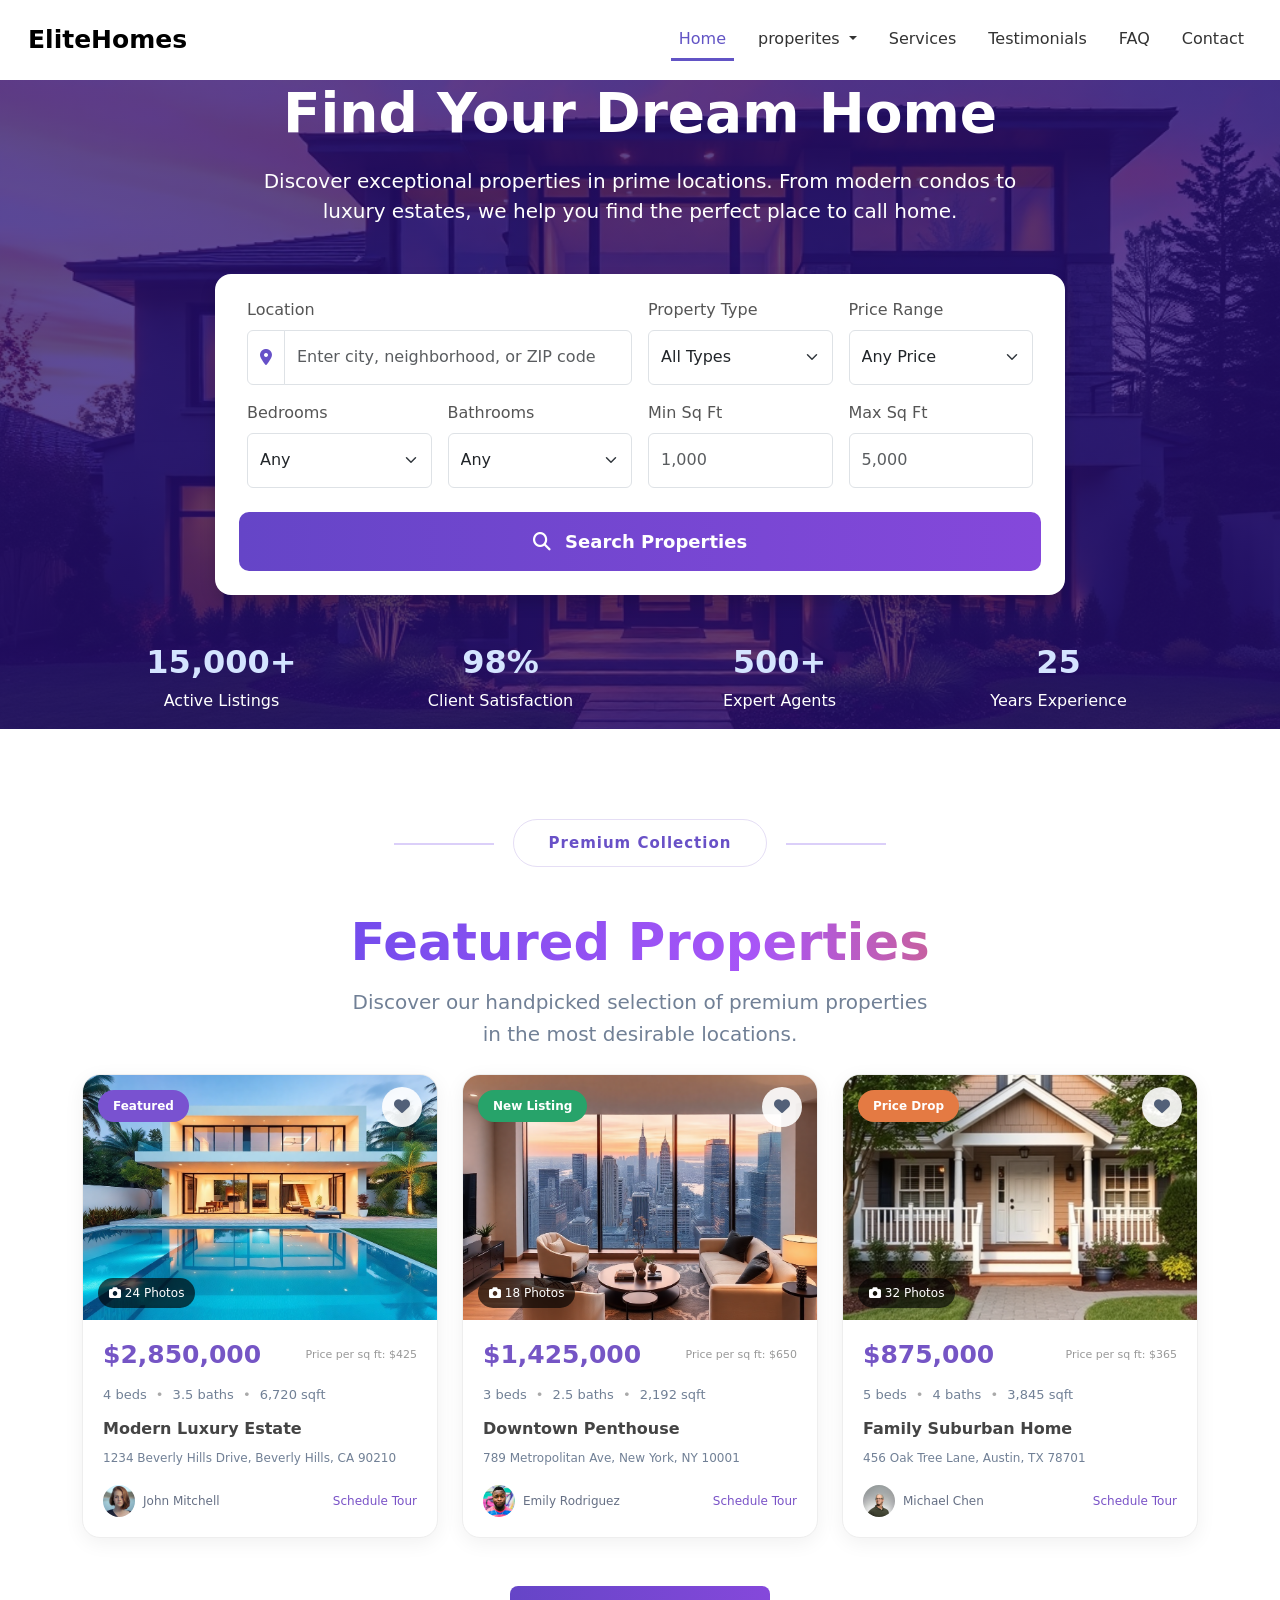
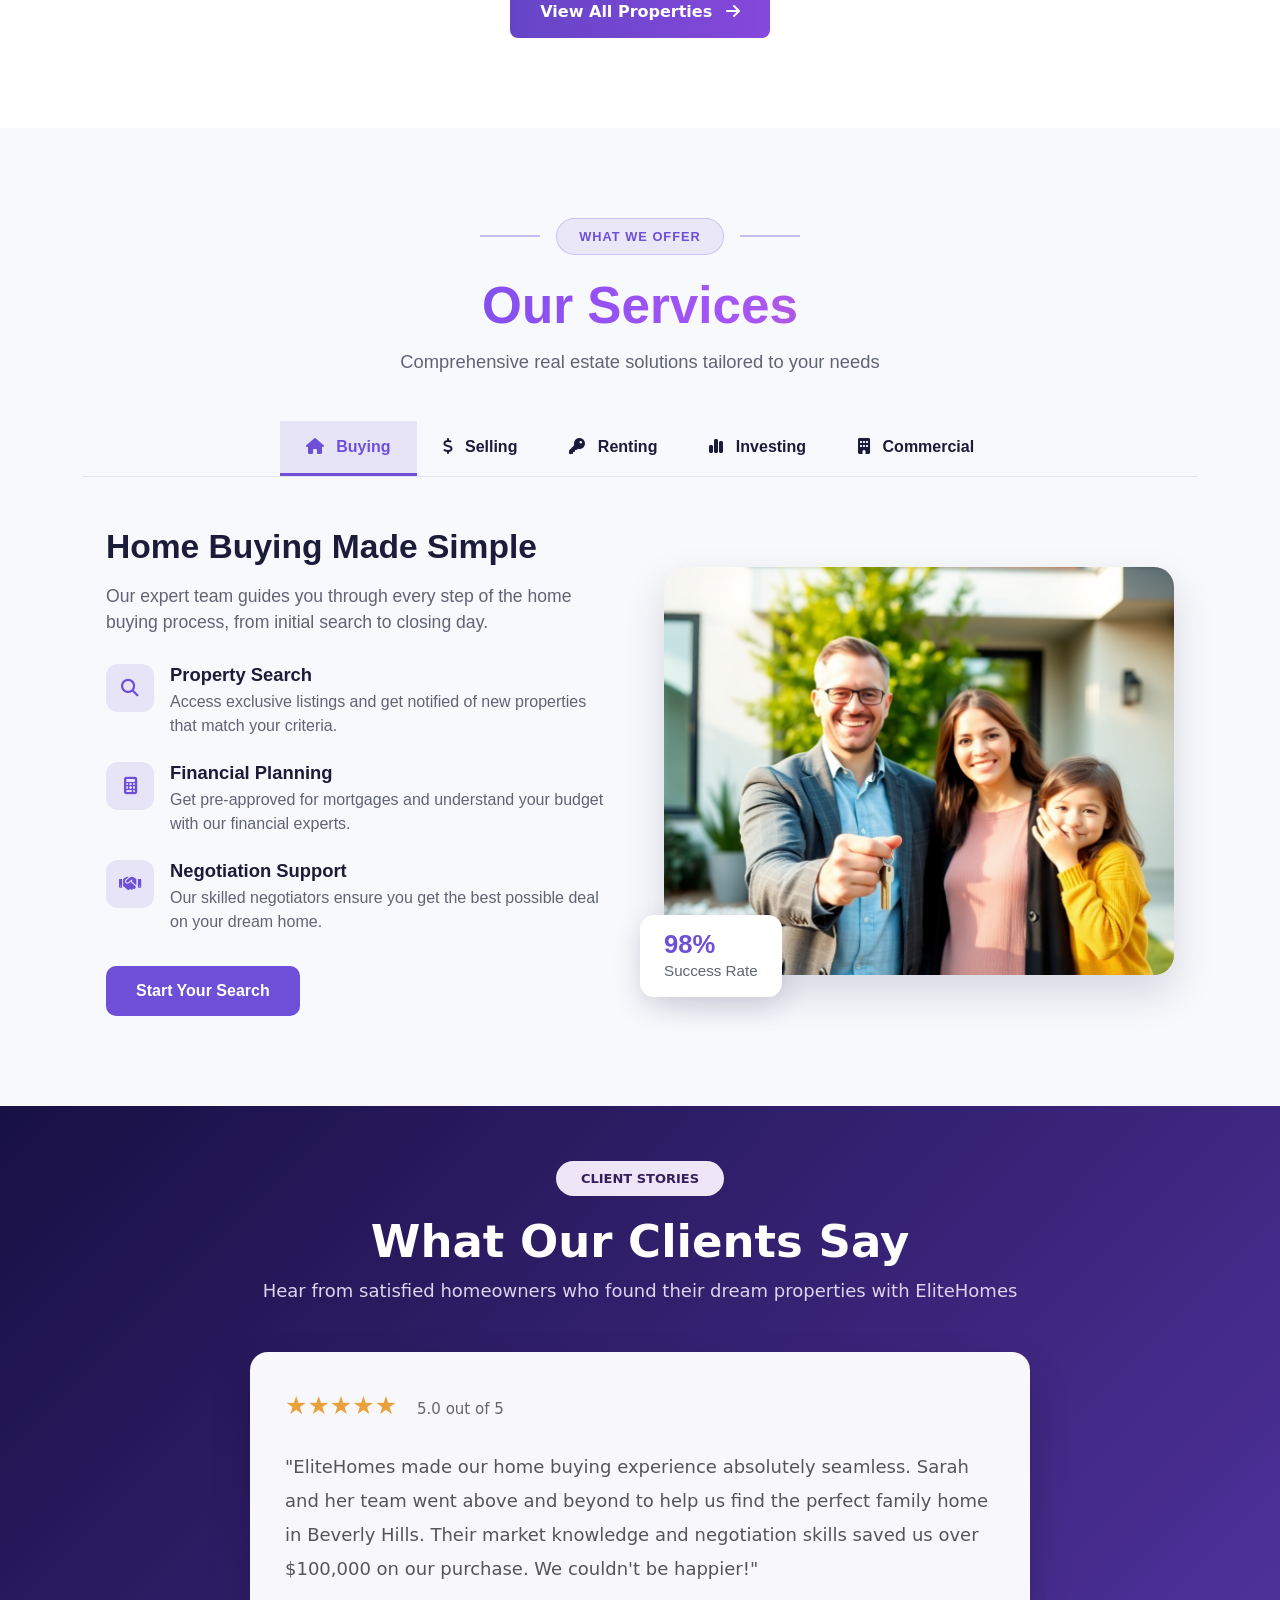
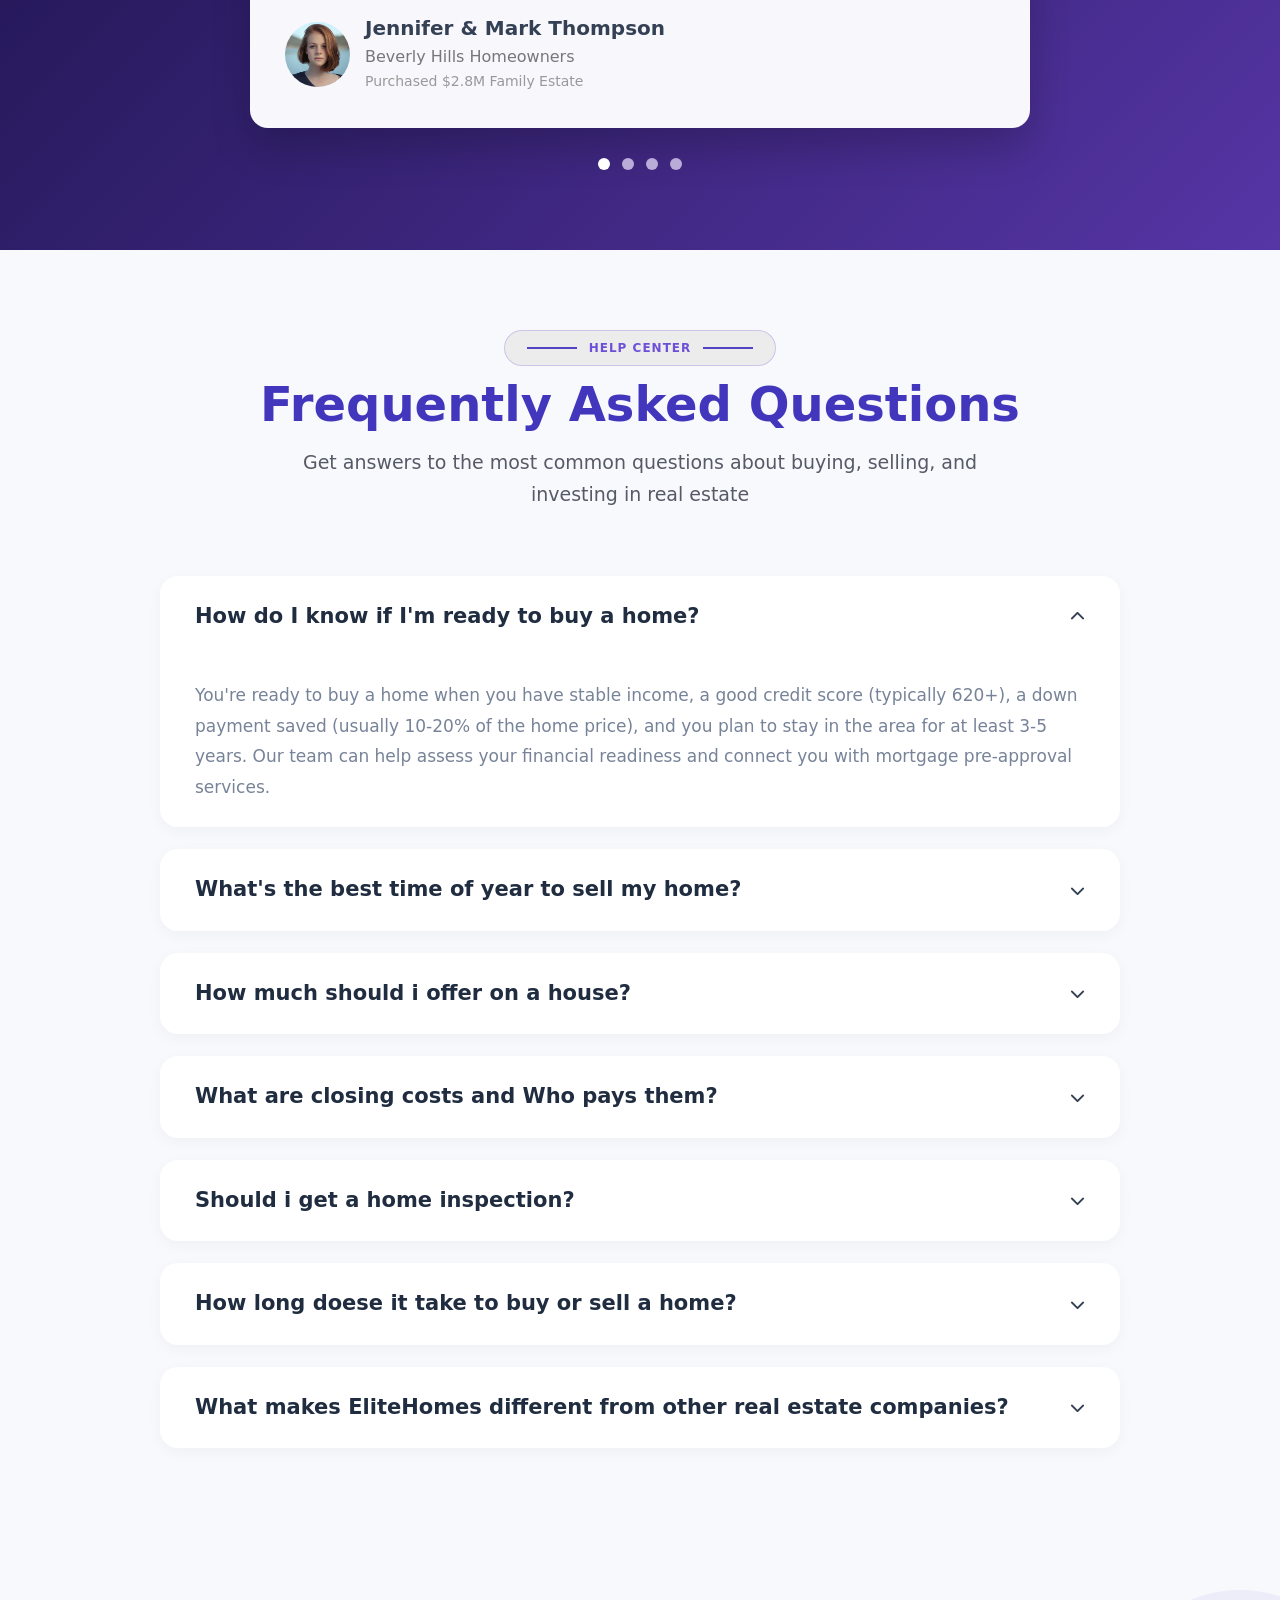
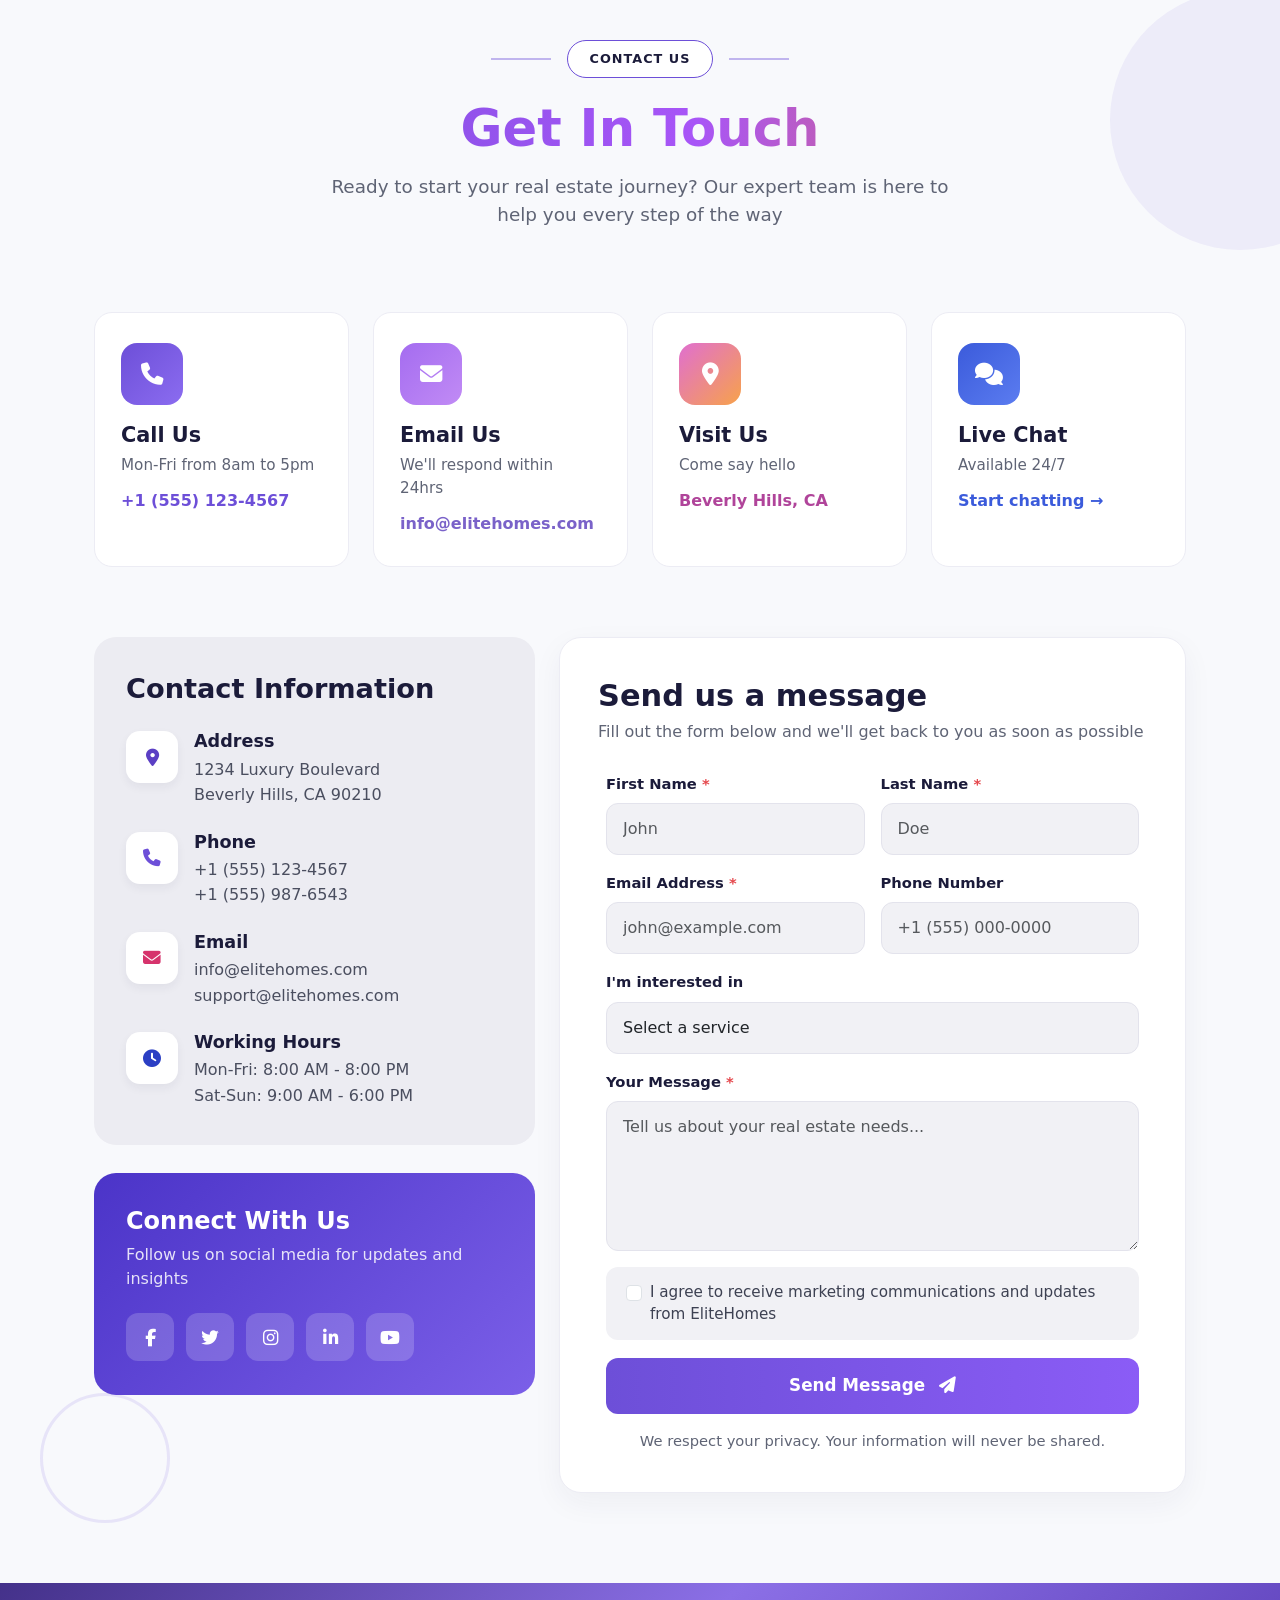
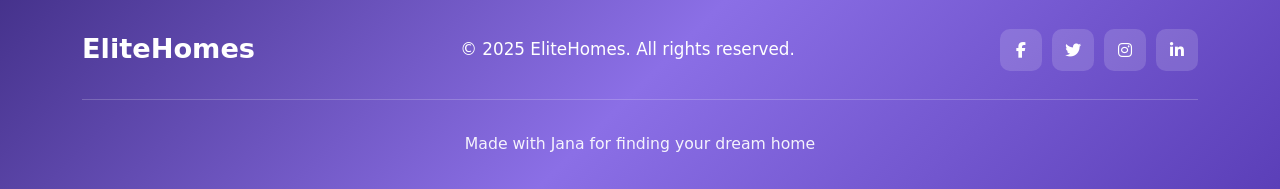
<file: index.html>
<!DOCTYPE html>
<html lang="en">
<head>
    <meta charset="UTF-8">
    <meta name="viewport" content="width=device-width, initial-scale=1.0">
    <title>EliteHomes-Your Dream Homes Awits</title>
    <link rel="stylesheet" href="./css/bootstrap.min.css">
    <link rel="stylesheet" href="./css/main.css">
    <link rel="shortcut icon" href="./image/woopicx.com-7e6c2408-009c-4514-93c7-e8f5c9764da5-preview.png" type="image">
    <link rel="stylesheet" href="https://cdnjs.cloudflare.com/ajax/libs/font-awesome/6.7.2/css/all.min.css">
  </head>
<body>
  
    <!--navbar-->
    

<nav class="navbar navbar-expand-lg bg-white px-3 py-3">
  <div class="container-fluid" >
    <a class="navbar-brand" href="#">EliteHomes</a>
    <button class="navbar-toggler" type="button" data-bs-toggle="collapse" data-bs-target="#navbarNavDropdown" aria-controls="navbarNavDropdown" aria-expanded="false" aria-label="Toggle navigation">
      <span class="navbar-toggler-icon"></span>
    </button>
    <div class="collapse navbar-collapse" id="navbarNavDropdown">
      <ul class="navbar-nav ms-auto  gap-3">
        <li class="nav-item ">
          <a class="nav-link active" aria-current="page" href="#home">Home</a>
        
        </li>
        <li class="nav-item dropdown">
          <a class="nav-link dropdown-toggle" href="#properites" role="button" data-bs-toggle="dropdown" aria-expanded="false">
            properites
          </a>
          <ul class="dropdown-menu">
            <li><a class="dropdown-item" href="#Action">Action</a></li>
            <li><a class="dropdown-item" href="#Another action">Another action</a></li>
            <li><a class="dropdown-item" href="#Something else here">Something else here</a></li>
          </ul>
        </li>
        <li class="nav-item">
          <a class="nav-link" href="#Services">Services</a>
        </li>
        <li class="nav-item">
          <a class="nav-link" href="#Testimonials">Testimonials</a>
        </li>
        <li class="nav-item">
          <a class="nav-link" href="#FAQ">FAQ</a>
        </li>
        <li class="nav-item">
          <a class="nav-link" href="#Contact">Contact</a>
        </li>
    
          
      </ul>
    </div>
  </div>
</nav>

<!--header-->


<section class="hero" id="home">

    <div class="container text-center text-white">

        <!-- Title -->
        <h1 class="display-3 fw-bold">
            Find Your Dream Home
        </h1>

        <p class=" lead mb-5">
            Discover exceptional properties in prime locations.
            From modern condos to <br> luxury estates, we help you
            find the perfect place to call home.
        </p>

        <!-- Search Form -->
        <div class="search-card p-4 rounded-4 shadow">

            <div class="row g-3 text-start">

                <!-- Location -->
                <div class="col-md-6">
                    <label class="form-label">Location</label>
                    <div class="input-group">
                        <span class="input-group-text">
                            <i class="fa-solid fa-location-dot"></i>
                        </span>
                        <input type="text" class="form-control"
                        placeholder="Enter city, neighborhood, or ZIP code">
                    </div>
                </div>

                <!-- Property Type -->
                <div class="col-md-3">
                    <label class="form-label">Property Type</label>
                    <select class="form-select">
                        <option>All Types</option>
                        <option>Apartment</option>
                        <option>Villa</option>
                    </select>
                </div>

                <!-- Price -->
                <div class="col-md-3">
                    <label class="form-label">Price Range</label>
                    <select class="form-select">
                        <option>Any Price</option>
                        <option>100,000 - 500,000</option>
                        <option>500,000 - 1,000,000</option>
                    </select>
                </div>

                <!-- Bedrooms -->
                <div class="col-md-3">
                    <label class="form-label">Bedrooms</label>
                    <select class="form-select">
                        <option>Any</option>
                        <option>1</option>
                        <option>2</option>
                        <option>3</option>
                    </select>
                </div>

                <!-- Bathrooms -->
                <div class="col-md-3">
                    <label class="form-label">Bathrooms</label>
                    <select class="form-select">
                        <option>Any</option>
                        <option>1</option>
                        <option>2</option>
                        <option>3</option>
                    </select>
                </div>

                <!-- Min Sq Ft -->
                <div class="col-md-3">
                    <label class="form-label">Min Sq Ft</label>
                    <input type="number" class="form-control"
                    placeholder="1,000">
                </div>

                <!-- Max Sq Ft -->
                <div class="col-md-3">
                    <label class="form-label">Max Sq Ft</label>
                    <input type="number" class="form-control"
                    placeholder="5,000">
                </div>

            </div>

            <!-- Search Button -->
            <button class="btn search-btn w-100 mt-4 p-3 text-white fw-bold">
                <i class="fa-solid fa-magnifying-glass me-2"></i>
                Search Properties
            </button>

        </div>

        <!-- Statistics -->
        <div class="row mt-5">

            <div class="col-6 col-md-3">
                <h2 class="fw-bold">15,000+</h2>
                <p>Active Listings</p>
            </div>

            <div class="col-6 col-md-3">
                <h2 class="fw-bold">98%</h2>
                <p>Client Satisfaction</p>
            </div>

            <div class="col-6 col-md-3">
                <h2 class="fw-bold">500+</h2>
                <p>Expert Agents</p>
            </div>

            <div class="col-6 col-md-3">
                <h2 class="fw-bold">25</h2>
                <p>Years Experience</p>
            </div>

        </div>

    </div>
</section>


<section class="properties py-5" id="properties">

    <div class="container px-0">

        <!-- Section Heading -->
        <div class="text-center mb-4">

            <span class="section-label">
                Premium Collection
            </span>

            <h2 class="section-title ">
                Featured Properties
            </h2>

            <p class="section-description">
                Discover our handpicked selection of premium properties
                <br>
                in the most desirable locations.
            </p>

        </div>

        <!-- Properties Cards -->
        <div class="row g-4">

    <!-- Property 1 -->
    <div class="col-lg-4 col-md-6">
        <div class="property-card">

            <div class="property-image">
                <img src="./image/featured-properties-img-1.png"Luxury Estate">

                <span class="property-badge featured">
                    Featured
                </span>

                <button class="favorite-btn">
                    <i class="fa-solid fa-heart"></i>
                </button>

                <span class="photo-count">
                    <i class="fa-solid fa-camera"></i>
                    24 Photos
                </span>
            </div>

            <div class="property-info">

                <div class="price-row">
                    <h3>$2,850,000</h3>
                    <span>Price per sq ft: $425</span>
                </div>

                <p class="property-details">
                    4 beds <span>•</span>
                    3.5 baths <span>•</span>
                    6,720 sqft
                </p>

                <h4>Modern Luxury Estate</h4>

                <p class="property-address">
                    1234 Beverly Hills Drive, Beverly Hills, CA 90210
                </p>

                <div class="agent-info">
                    <div class="agent">
                        <img src="./image/avatar-1.jpg" alt="John Mitchell">
                        <span>John Mitchell</span>
                    </div>

                    <a href="#" class="details-link">
                        Schedule Tour
                    </a>
                </div>

            </div>
        </div>
    </div>


    <!-- Property 2 -->
    <div class="col-lg-4 col-md-6">
        <div class="property-card">

            <div class="property-image">
                <img src="./image/featured-properties-img-2.png" alt="Downtown Penthouse">

                <span class="property-badge new-listing">
                    New Listing
                </span>

                <button class="favorite-btn">
                    <i class="fa-solid fa-heart"></i>
                </button>

                <span class="photo-count">
                    <i class="fa-solid fa-camera"></i>
                    18 Photos
                </span>
            </div>

            <div class="property-info">

                <div class="price-row">
                    <h3>$1,425,000</h3>
                    <span>Price per sq ft: $650</span>
                </div>

                <p class="property-details">
                    3 beds <span>•</span>
                    2.5 baths <span>•</span>
                    2,192 sqft
                </p>

                <h4>Downtown Penthouse</h4>

                <p class="property-address">
                    789 Metropolitan Ave, New York, NY 10001
                </p>

                <div class="agent-info">
                    <div class="agent">
                        <img src="./image/avatar-2.jpg" alt="Emily Rodriguez">
                        <span>Emily Rodriguez</span>
                    </div>

                    <a href="#" class="details-link">
                        Schedule Tour
                    </a>
                </div>

            </div>
        </div>
    </div>


    <!-- Property 3 -->
    <div class="col-lg-4 col-md-6">
        <div class="property-card">

            <div class="property-image">
                <img src="./image/featured-properties-img-3.png" alt="Family Suburban Home">

                <span class="property-badge price-drop">
                    Price Drop
                </span>

                <button class="favorite-btn">
                    <i class="fa-solid fa-heart"></i>
                </button>

                <span class="photo-count">
                    <i class="fa-solid fa-camera"></i>
                    32 Photos
                </span>
            </div>

            <div class="property-info">

                <div class="price-row">
                    <h3>$875,000</h3>
                    <span>Price per sq ft: $365</span>
                </div>

                <p class="property-details">
                    5 beds <span>•</span>
                    4 baths <span>•</span>
                    3,845 sqft
                </p>

                <h4>Family Suburban Home</h4>

                <p class="property-address">
                    456 Oak Tree Lane, Austin, TX 78701
                </p>

                <div class="agent-info">
                    <div class="agent">
                        <img src="./image/avatar-3.jpg" alt="Michael Chen">
                        <span>Michael Chen</span>
                    </div>

                    <a href="#" class="details-link">
                        Schedule Tour
                    </a>
                </div>

            </div>
        </div>
    </div>

</div>

<!-- View All Button -->
<div class="text-center mt-5">
    <button class="view-all-btn">
        View All Properties
        <i class="fa-solid fa-arrow-right ms-2"></i>
      
    </button>

</div>
</div>
</section>








<section class="services" id="services">
  <div class="container">

    <!-- Section Heading -->
    <div class="text-center">
      <div class="badge-wrap">
        <span class="section-badge">WHAT WE OFFER</span>
      </div>

      <h2 class="section-title">Our Services</h2>

      <p class="section-sub">
        Comprehensive real estate solutions tailored to your needs
      </p>
    </div>

    <div class="tabs-wrapper">

      <!-- Tabs Radio -->
      <input class="tab-radio" type="radio" name="services-tab" id="t-buying" checked>
      <input class="tab-radio" type="radio" name="services-tab" id="t-selling">
      <input class="tab-radio" type="radio" name="services-tab" id="t-renting">
      <input class="tab-radio" type="radio" name="services-tab" id="t-investing">
      <input class="tab-radio" type="radio" name="services-tab" id="t-commercial">

      <!-- Tabs Navigation -->
      <ul class="service-tabs">
        <li>
          <label for="t-buying">
            <i class="fa-solid fa-house"></i> Buying
          </label>
        </li>

        <li>
          <label for="t-selling">
            <i class="fa-solid fa-dollar-sign"></i> Selling
          </label>
        </li>

        <li>
          <label for="t-renting">
            <i class="fa-solid fa-key"></i> Renting
          </label>
        </li>

        <li>
          <label for="t-investing">
            <i class="fa-solid fa-chart-simple"></i> Investing
          </label>
        </li>

        <li>
          <label for="t-commercial">
            <i class="fa-solid fa-building"></i> Commercial
          </label>
        </li>
      </ul>

      <!-- Tabs Content -->
      <div class="tab-content">

        <!-- BUYING -->
        <div class="tab-pane pane-buying" id="buying">
          <div class="row align-items-center g-5">

            <div class="col-lg-6">
              <h3 class="pane-title">Home Buying Made Simple</h3>

              <p class="pane-text">
                Our expert team guides you through every step of the home buying process, from initial search to closing day.
              </p>

              <div class="feature">
                <div class="feature-icon">
                  <i class="fa-solid fa-magnifying-glass"></i>
                </div>
                <div>
                  <h5>Property Search</h5>
                  <p>Access exclusive listings and get notified of new properties that match your criteria.</p>
                </div>
              </div>

              <div class="feature">
                <div class="feature-icon">
                  <i class="fa-solid fa-calculator"></i>
                </div>
                <div>
                  <h5>Financial Planning</h5>
                  <p>Get pre-approved for mortgages and understand your budget with our financial experts.</p>
                </div>
              </div>

              <div class="feature">
                <div class="feature-icon">
                  <i class="fa-solid fa-handshake"></i>
                </div>
                <div>
                  <h5>Negotiation Support</h5>
                  <p>Our skilled negotiators ensure you get the best possible deal on your dream home.</p>
                </div>
              </div>

              <a href="#properties" class="btn btn-service mt-2">
                Start Your Search
              </a>
            </div>

            <div class="col-lg-6">
              <div class="image-box">
                <div class="img-frame">
                  <img src="./image/18044b5adf-88059163f35da14236cf.png" alt="Buying a home">
                </div>

                <div class="stat-card">
                  <strong>98%</strong>
                  <span>Success Rate</span>
                </div>
              </div>
            </div>

          </div>
        </div>

        <!-- SELLING -->
        <div class="tab-pane pane-selling" id="selling">
          <div class="row align-items-center g-5">

            <div class="col-lg-6">
              <h3 class="pane-title">Maximize Your Home's Value</h3>

              <p class="pane-text">
                Sell your property quickly and for the best price with our comprehensive marketing strategy and expert guidance.
              </p>

              <div class="feature">
                <div class="feature-icon">
                  <i class="fa-solid fa-chart-line"></i>
                </div>
                <div>
                  <h5>Market Analysis</h5>
                  <p>Get a comprehensive market analysis to price your home competitively.</p>
                </div>
              </div>

              <div class="feature">
                <div class="feature-icon">
                  <i class="fa-solid fa-camera"></i>
                </div>
                <div>
                  <h5>Professional Marketing</h5>
                  <p>High-quality photography, virtual tours, and multi-channel marketing campaigns.</p>
                </div>
              </div>

              <div class="feature">
                <div class="feature-icon">
                  <i class="fa-solid fa-users"></i>
                </div>
                <div>
                  <h5>Buyer Screening</h5>
                  <p>We pre-qualify buyers to ensure serious inquiries and smooth transactions.</p>
                </div>
              </div>

              <a href="#valuation" class="btn btn-service mt-2">
                Get Home Valuation
              </a>
            </div>

            <div class="col-lg-6">
              <div class="image-box">
                <div class="img-frame">
                  <img src="./image/b4fdd2ba9a-67b56ca0ef6719943016.png" alt="Selling a home">
                </div>

                <div class="stat-card">
                  <strong>21 days</strong>
                  <span>Avg. Time to Sell</span>
                </div>
              </div>
            </div>

          </div>
        </div>

        <!-- RENTING -->
        <div class="tab-pane pane-renting" id="renting">
          <div class="row align-items-center g-5">

            <div class="col-lg-6">
              <h3 class="pane-title">Premium Rental Properties</h3>

              <p class="pane-text">
                Find your perfect rental home with our extensive portfolio of quality properties and personalized service.
              </p>

              <div class="feature">
                <div class="feature-icon">
                  <i class="fa-solid fa-map-location-dot"></i>
                </div>
                <div>
                  <h5>Prime Locations</h5>
                  <p>Access rentals in the most desirable neighborhoods and communities.</p>
                </div>
              </div>

              <div class="feature">
                <div class="feature-icon">
                  <i class="fa-solid fa-shield-halved"></i>
                </div>
                <div>
                  <h5>Verified Properties</h5>
                  <p>All our rental properties are thoroughly inspected and verified for quality.</p>
                </div>
              </div>

              <div class="feature">
                <div class="feature-icon">
                  <i class="fa-solid fa-screwdriver-wrench"></i>
                </div>
                <div>
                  <h5>24/7 Support</h5>
                  <p>Round-the-clock maintenance and tenant support services.</p>
                </div>
              </div>

              <a href="#rentals" class="btn btn-service mt-2">
                Browse Rentals
              </a>
            </div>

            <div class="col-lg-6">
              <div class="image-box">
                <div class="img-frame">
                  <img src="./image/service-img-4.png" alt="Rental property">
                </div>

                <div class="stat-card">
                  <strong>5,000+</strong>
                  <span>Available Rentals</span>
                </div>
              </div>
            </div>

          </div>
        </div>

        <!-- INVESTING -->
        <div class="tab-pane pane-investing" id="investing">
          <div class="row align-items-center g-5">

            <div class="col-lg-6">
              <h3 class="pane-title">Real Estate Investment</h3>

              <p class="pane-text">
                Build wealth through strategic real estate investments with our expert guidance and market insights.
              </p>

              <div class="feature">
                <div class="feature-icon">
                  <i class="fa-solid fa-chart-pie"></i>
                </div>
                <div>
                  <h5>Portfolio Analysis</h5>
                  <p>Comprehensive analysis of investment opportunities and portfolio optimization.</p>
                </div>
              </div>

              <div class="feature">
                <div class="feature-icon">
                  <i class="fa-solid fa-money-bill-trend-up"></i>
                </div>
                <div>
                  <h5>ROI Projections</h5>
                  <p>Detailed return on investment calculations and market forecasting.</p>
                </div>
              </div>

              <div class="feature">
                <div class="feature-icon">
                  <i class="fa-solid fa-gear"></i>
                </div>
                <div>
                  <h5>Property Management</h5>
                  <p>Full-service property management for hands-off investment experience.</p>
                </div>
              </div>

              <a href="#investments" class="btn btn-service mt-2">
                Explore Investments
              </a>
            </div>

            <div class="col-lg-6">
              <div class="image-box">
                <div class="img-frame">
                  <img src="./image/debf2496fe-17c2d91b88c14737e857.png" alt="Real estate investment">
                </div>

                <div class="stat-card">
                  <strong>15%</strong>
                  <span>Avg. Annual ROI</span>
                </div>
              </div>
            </div>

          </div>
        </div>

        <!-- COMMERCIAL -->
        <div class="tab-pane pane-commercial" id="commercial">
          <div class="row align-items-center g-5">

            <div class="col-lg-6">
              <h3 class="pane-title">Commercial Real Estate</h3>

              <p class="pane-text">
                Expert commercial real estate services for businesses, investors, and developers.
              </p>

              <div class="feature">
                <div class="feature-icon">
                  <i class="fa-solid fa-building"></i>
                </div>
                <div>
                  <h5>Office Spaces</h5>
                  <p>Prime office locations for businesses of all sizes and industries.</p>
                </div>
              </div>

              <div class="feature">
                <div class="feature-icon">
                  <i class="fa-solid fa-warehouse"></i>
                </div>
                <div>
                  <h5>Industrial Properties</h5>
                  <p>Warehouses, manufacturing facilities, and distribution centers.</p>
                </div>
              </div>

              <div class="feature">
                <div class="feature-icon">
                  <i class="fa-solid fa-store"></i>
                </div>
                <div>
                  <h5>Retail Spaces</h5>
                  <p>High-traffic retail locations and shopping center opportunities.</p>
                </div>
              </div>

              <a href="#commercial-properties" class="btn btn-service mt-2">
                View Commercial Properties
              </a>
            </div>

            <div class="col-lg-6">
              <div class="image-box">
                <div class="img-frame">
                  <img src="./image/service-img-5.png" alt="Commercial buildings">
                </div>

                <div class="stat-card">
                  <strong>$2.5B</strong>
                  <span>Commercial Volume</span>
                </div>
              </div>
            </div>

          </div>
        </div>

      </div>
    </div>
  </div>
</section>



 


          



<section class="testimonials">
  <div class="container">

    <div class="text-center mb-5">
      <span class="client-badge">CLIENT STORIES</span>
      <h2>What Our Clients Say</h2>
      <p>
        Hear from satisfied homeowners who found their dream properties with EliteHomes
      </p>
    </div>

    <div class="slider">

      <!-- Radio Buttons -->
      <input type="radio" name="slide" id="slide1" checked>
      <input type="radio" name="slide" id="slide2">
      <input type="radio" name="slide" id="slide3">
      <input type="radio" name="slide" id="slide4">

      <!-- Cards -->
      <div class="slides">

        <!-- Card 1 -->
        <div class="testimonial-card">
          <div class="stars">
            ★★★★★ <span>5.0 out of 5</span>
          </div>

          <p class="review-text">
             "EliteHomes made our home buying experience absolutely seamless. Sarah and her team went above and beyond to help us find the perfect family home in Beverly Hills. Their market knowledge and negotiation skills saved us over $100,000 on our purchase. We couldn't be happier!" 
          </p>

          <div class="client-info">
            <img src="./image/avatar-1.jpg" alt="Amanda">
            <div>
              <h5> Jennifer & Mark Thompson </h5>
              <p>Beverly Hills Homeowners</p>
              <small> Purchased $2.8M Family Estate </small>
            </div>
          </div>
        </div>

        <!-- Card 2 -->
        <div class="testimonial-card">
          <div class="stars">
            ★★★★★ <span>5.0 out of 5</span>
          </div>

          <p class="review-text">
             "As first-time investors, we were nervous about entering the real estate market. The EliteHomes investment team provided incredible guidance and helped us build a portfolio that's already generating 18% annual returns. Their expertise is unmatched." 
          </p>

          <div class="client-info">
            <img src="./image/avatar-2.jpg" alt=" David Rodriguez ">
            <div>
              <h5> David Rodriguez </h5>
              <p>Real Estate Investor</p>
              <small> $1.2M Investment Portfolio </small>
            </div>
          </div>
        </div>

        <!-- Card 3 -->
        <div class="testimonial-card">
          <div class="stars">
            ★★★★★ <span>5.0 out of 5</span>
          </div>

          <p class="review-text">
             "Selling our Manhattan penthouse was stress-free thanks to EliteHomes. They marketed it beautifully, brought qualified buyers, and we sold for 15% above asking price in just 10 days. Their professional photography and staging made all the difference." 
          </p>

          <div class="client-info">
            <img src="./image/avatar-5.jpg" alt=" Amanda Chen ">
            <div>
              <h5> Amanda Chen </h5>
              <p>Manhattan Seller</p>
              <small>Sold $3.2M Penthouse</small>
            </div>
          </div>
        </div>

        <!-- Card 4 -->
        <div class="testimonial-card">
          <div class="stars">
            ★★★★★ <span>5.0 out of 5</span>
          </div>

          <p class="review-text">
             "Our company needed to relocate to a larger office space quickly. EliteHomes' commercial team found us the perfect building in downtown Austin with flexible lease terms and great amenities. They handled everything professionally and efficiently." 
          </p>

          <div class="client-info">
            <img src="./image/avatar-3.jpg" alt=" Michael Foster ">
            <div>
              <h5> Michael Foster </h5>
              <p>CEO, TechStart Inc.</p>
              <small> 15,000 sq ft Office Lease </small>
            </div>
          </div>
        </div>

      </div>

      <!-- Navigation Dots -->
      <div class="slider-dots">
        <label for="slide1"></label>
        <label for="slide2"></label>
        <label for="slide3"></label>
        <label for="slide4"></label>
      </div>

    </div>
  </div>
</section>






<section class="faq-section" id="faq">
    <div class="container">

        <div class="faq-heading">
            <div class="faq-badge">
                <span></span>
                HELP CENTER
                <span></span>
            </div>

            <h2>Frequently Asked Questions</h2>

            <p>
                Get answers to the most common questions about buying, selling, and
                <br>
                investing in real estate
            </p>
        </div>

        <div class="faq-container">

            <details class="faq-item" open>
                <summary>
                    How do I know if I'm ready to buy a home?
                    <i class="fa-solid fa-chevron-down"></i>
                </summary>

                <p>
                    You're ready to buy a home when you have stable income, a good
                    credit score (typically 620+), a down payment saved (usually
                    10-20% of the home price), and you plan to stay in the area
                    for at least 3-5 years. Our team can help assess your financial
                    readiness and connect you with mortgage pre-approval services.
                </p>
            </details>

            <details class="faq-item">
                <summary>
                    What's the best time of year to sell my home?
                    <i class="fa-solid fa-chevron-down"></i>
                </summary>

                <p>
                   Spring and early summer (March through June) are traditionally the best times to sell, as buyers are more active and homes show better with good weather. However, market conditions, local factors, and your personal timeline are more important than the season. We can help you determine the optimal timing based on current market conditions in your area. 
                </p>
            </details>

            <details class="faq-item">
                <summary>
                    How much should i offer on a house?
                    <i class="fa-solid fa-chevron-down"></i>
                </summary>

                <p>
                      Your offer should be based on comparable sales in the area, the home's condition, current market conditions, and your budget. In competitive markets, you might need to offer at or above asking price. Our agents will provide a detailed comparative market analysis (CMA) to help you make a competitive yet reasonable offer. 
                </p>
            </details>

            <details class="faq-item">
                <summary>
                    What are closing costs and Who pays them?
                    <i class="fa-solid fa-chevron-down"></i>
                </summary>

                <p>
                   Closing costs typically range from 2-5% of the home's purchase price and include fees for loan origination, appraisal, title insurance, attorney fees, and taxes. Both buyers and sellers have closing costs, though they vary by location and can be negotiated. We'll provide a detailed breakdown of expected costs early in the process. 
                </p>
            </details>
            <details class="faq-item">
                <summary>
                    Should i get a home inspection?
                    <i class="fa-solid fa-chevron-down"></i>
                </summary>

                <p>
                     Yes, absolutely! A professional home inspection typically costs $300-600 but can save you thousands by identifying potential issues before you buy. We recommend inspections for all property types and can connect you with qualified, licensed inspectors in your area. 
                </p>
            </details>
            <details class="faq-item">
                <summary>
                    How long doese it take to buy or sell a home?
                    <i class="fa-solid fa-chevron-down"></i>
                </summary>

                <p>
                    
                     For buyers, the process typically takes 30-45 days from offer acceptance to closing, though finding the right home can take weeks or months. For sellers, the average time on market varies by location and price range, but our properties typically sell within 28 days. We'll provide realistic timelines based on your specific situation and local market conditions. 
                </p>
            </details>
            <details class="faq-item">
                <summary>
                    What makes EliteHomes different from other real estate companies?
                    <i class="fa-solid fa-chevron-down"></i>
                </summary>

                <p>
                     We combine cutting-edge technology with personalized service, offering virtual tours, AI-powered property matching, comprehensive market analytics, and a dedicated team of experts for each client. Our 98% client satisfaction rate and average 21-day selling time speak to our commitment to excellence and results. 
                </p>
            </details>

        </div>
    </div>
</section>







<section class="contact" id="contact">
  <div class="container">

    <div class="text-center">
      <div class="ct-badge-wrap"><span class="ct-badge">CONTACT US</span></div>
      <h2 class="ct-title">Get In Touch</h2>
      <p class="ct-sub">Ready to start your real estate journey? Our expert team is here to help you every step of the way</p>
    </div>

    <!-- 4 cards -->
    <div class="row g-4 ct-cards">
      <div class="col-md-6 col-lg-3">
        <div class="ct-card ct-c1">
          <div class="ct-icon ct-i1"><i class="fa-solid fa-phone"></i></div>
          <h4>Call Us</h4>
          <p>Mon-Fri from 8am to 5pm</p>
          <a href="tel:+15551234567">+1 (555) 123-4567</a>
        </div>
      </div>
      <div class="col-md-6 col-lg-3">
        <div class="ct-card ct-c2">
          <div class="ct-icon ct-i2"><i class="fa-solid fa-envelope"></i></div>
          <h4>Email Us</h4>
          <p>We'll respond within 24hrs</p>
          <a href="mailto:info@elitehomes.com">info@elitehomes.com</a>
        </div>
      </div>
      <div class="col-md-6 col-lg-3">
        <div class="ct-card ct-c3">
          <div class="ct-icon ct-i3"><i class="fa-solid fa-location-dot"></i></div>
          <h4>Visit Us</h4>
          <p>Come say hello</p>
          <a href="#map">Beverly Hills, CA</a>
        </div>
      </div>
      <div class="col-md-6 col-lg-3">
        <div class="ct-card ct-c4">
          <div class="ct-icon ct-i4"><i class="fa-solid fa-comments"></i></div>
          <h4>Live Chat</h4>
          <p>Available 24/7</p>
          <a href="#chat">Start chatting &rarr;</a>
        </div>
      </div>
    </div>

    <div class="row g-4">

      <!-- Left column -->
      <div class="col-lg-5">
        <div class="ct-info">
          <h3>Contact Information</h3>

          <div class="ct-item">
            <div class="ct-item-icon" style="color:#5b3fc4"><i class="fa-solid fa-location-dot"></i></div>
            <div><h5>Address</h5><p>1234 Luxury Boulevard<br>Beverly Hills, CA 90210</p></div>
          </div>
          <div class="ct-item">
            <div class="ct-item-icon" style="color:#6d4fd8"><i class="fa-solid fa-phone"></i></div>
            <div><h5>Phone</h5><p>+1 (555) 123-4567<br>+1 (555) 987-6543</p></div>
          </div>
          <div class="ct-item">
            <div class="ct-item-icon" style="color:#d6336c"><i class="fa-solid fa-envelope"></i></div>
            <div><h5>Email</h5><p>info@elitehomes.com<br>support@elitehomes.com</p></div>
          </div>
          <div class="ct-item">
            <div class="ct-item-icon" style="color:#2b3fc4"><i class="fa-solid fa-clock"></i></div>
            <div><h5>Working Hours</h5><p>Mon-Fri: 8:00 AM - 8:00 PM<br>Sat-Sun: 9:00 AM - 6:00 PM</p></div>
          </div>
        </div>

        <div class="ct-social">
          <h3>Connect With Us</h3>
          <p>Follow us on social media for updates and insights</p>
          <div class="ct-social-links">
            <a href="#" aria-label="Facebook"><i class="fa-brands fa-facebook-f"></i></a>
            <a href="#" aria-label="Twitter"><i class="fa-brands fa-twitter"></i></a>
            <a href="#" aria-label="Instagram"><i class="fa-brands fa-instagram"></i></a>
            <a href="#" aria-label="LinkedIn"><i class="fa-brands fa-linkedin-in"></i></a>
            <a href="#" aria-label="YouTube"><i class="fa-brands fa-youtube"></i></a>
          </div>
        </div>
      </div>

      <!-- Form -->
      <div class="col-lg-7">
        <div class="ct-form-card">
          <h3>Send us a message</h3>
          <p class="ct-form-sub">Fill out the form below and we'll get back to you as soon as possible</p>

          <form action="#" method="post">
            <div class="row g-3">
              <div class="col-md-6">
                <label class="form-label" for="ct-first">First Name <span>*</span></label>
                <input type="text" class="form-control" id="ct-first" name="first_name" placeholder="John" required>
              </div>
              <div class="col-md-6">
                <label class="form-label" for="ct-last">Last Name <span>*</span></label>
                <input type="text" class="form-control" id="ct-last" name="last_name" placeholder="Doe" required>
              </div>
              <div class="col-md-6">
                <label class="form-label" for="ct-email">Email Address <span>*</span></label>
                <input type="email" class="form-control" id="ct-email" name="email" placeholder="john@example.com" required>
              </div>
              <div class="col-md-6">
                <label class="form-label" for="ct-phone">Phone Number</label>
                <input type="tel" class="form-control" id="ct-phone" name="phone" placeholder="+1 (555) 000-0000">
              </div>
              <div class="col-12">
                <label class="form-label" for="ct-service">I'm interested in</label>
                <select class="form-select" id="ct-service" name="service">
                  <option value="" selected>Select a service</option>
                  <option>Buying a home</option>
                  <option>Selling a home</option>
                  <option>Renting</option>
                  <option>Investing</option>
                  <option>Commercial real estate</option>
                </select>
              </div>
              <div class="col-12">
                <label class="form-label" for="ct-message">Your Message <span>*</span></label>
                <textarea class="form-control" id="ct-message" name="message" placeholder="Tell us about your real estate needs..." required></textarea>
              </div>
              <div class="col-12">
                <div class="form-check ct-check">
                  <input class="form-check-input" type="checkbox" id="ct-marketing" name="marketing">
                  <label class="form-check-label" for="ct-marketing">I agree to receive marketing communications and updates from EliteHomes</label>
                </div>
              </div>
              <div class="col-12">
                <button type="submit" class="ct-send">Send Message <i class="fa-solid fa-paper-plane"></i></button>
              </div>
            </div>
          </form>

          <p class="ct-privacy">We respect your privacy. Your information will never be shared.</p>
        </div>
      </div>

    </div>
  </div>
</section>





<footer class="site-footer">
  <div class="container">

    <div class="ft-top">
      <a href="#" class="ft-logo">EliteHomes</a>
      <p class="ft-copy">&copy; 2025 EliteHomes. All rights reserved.</p>
      <div class="ft-social">
        <a href="#" aria-label="Facebook"><i class="fa-brands fa-facebook-f"></i></a>
        <a href="#" aria-label="Twitter"><i class="fa-brands fa-twitter"></i></a>
        <a href="#" aria-label="Instagram"><i class="fa-brands fa-instagram"></i></a>
        <a href="#" aria-label="LinkedIn"><i class="fa-brands fa-linkedin-in"></i></a>
      </div>
    </div>

    <hr class="ft-divider">

    <p class="ft-bottom">Made with Jana for finding your dream home</p>

  </div>
</footer>
</body>
</html>
</file>
<file: css/main.css>
* {
    box-sizing: border-box;
}

html, body {
    margin: 0;
    padding: 0;
    width: 100%;
}




.navbar-brand{
    font-weight: bold; 
 font-size: 25px;

}
html {
    scroll-behavior: smooth;
}


.navbar .nav-link {
    position: relative;
    padding-bottom: 10px;
    color: #333;
}

.navbar .nav-link.active {
    color: #6254c5;
}

.navbar .nav-link.active::after {
    content: "";
    position: absolute;
    bottom: 0;
    left: 0;
    width: 100%;
    height: 3px;
    background-color: #6254c5;
}

.hero {
    background:
    linear-gradient(rgba(40, 15, 120, 0.75),
    rgba(40, 15, 120, 0.75)),
    url("../image/hero-bg-img.png");

    background-size: cover;
    background-position: center;
    background-repeat: no-repeat;
    background-attachment: scroll;
    padding: 90px 0 30px;
    padding: 0;
}

.hero h1 {
   text-align: center;
   font-size: 55px;
   font-weight: 700;
   margin-bottom: 20px;
}

.hero-text {
    text-align: center;
    line-height: 1.6;
}

/* Search Card */
.search-card {
    background-color: white;
    color: #555;
    max-width: 850px;
    margin: auto;
    
}

/* Inputs */
.search-card .form-control,
.search-card .form-select,
.search-card .input-group-text {
    min-height: 55px;
    background-color: white;
}

.search-card .input-group-text {
    color: #6650c8;
}

/* Search Button */
.search-btn {
    background: linear-gradient(90deg, #6545c7, #8548db);
    border: none;
    border-radius: 10px;
    font-size: 18px;
}

.search-btn:hover {
    background: #43258f !important;
    color: white !important;
    transition: none !important;
}

.search-btn:focus,
.search-btn:active {
    background: #43258f !important;
    color: white !important;
    box-shadow: none !important;
}

/* Statistics */
.hero .row h2 {
    color: #d4e4ff;
}

.hero .row p {
    color: white;
}

 .row{
    
    margin-left: auto;
    margin-right: auto;
 }

 /* Featured Properties */

/* Featured Properties Section */

.properties {
    background-color: #ffffff;
    padding: 90px 0 !important;
}

/* Premium Collection */

.section-label {
    display: inline-block;
    position: relative;
    color: #6951c7;
    font-size: 15px;
    font-weight: 700;
    letter-spacing: 1px;
    border: 1px solid #e5def5;
    border-radius: 50px;
    padding: 12px 35px;
    margin-bottom: 25px;
}

.section-label::before,
.section-label::after {
    content: "";
    position: absolute;
    top: 50%;
    width: 100px;
    height: 2px;
    background: #dbcff9;
}

.section-label::before {
    right: 100%;
    margin-right: 20px;
}

.section-label::after {
    left: 100%;
    margin-left: 20px;
}

/* Main Heading */

.section-title {
    font-size: 58px;
    font-weight: 800;

    background: linear-gradient(
        90deg,
        #5836d3,
        #8b4bbd,
        #f37835
    );

    -webkit-background-clip: text;
    background-clip: text;
    -webkit-text-fill-color: transparent;
color: transparent; !important
    margin-bottom: 20px;
}

/* Description */

.section-description {
    color: #718096;
    font-size: 20px;
    line-height: 1.6;
}

/* Responsive */

@media (max-width: 768px) {
    .section-title {
        font-size: 35px;
    }

    .section-description {
        font-size: 15px;
    }

    .section-label::before,
    .section-label::after {
        width: 25px;
    }
}
/* Properties Cards */

.property-card {
    background: #fff;
    border: 1px solid #eeeeee;
    border-radius: 18px;
    overflow: hidden;
    height: 100%;
    box-shadow: 0 5px 20px rgba(0,0,0,0.06);
    transition: 0.3s;
}

.property-card:hover {
    transform: translateY(-5px);
    box-shadow: 0 10px 25px rgba(0,0,0,0.12);
}

/* Image */

.property-image {
    position: relative;
    height: 245px;
}

.property-image img {
    width: 100%;
    height: 100%;
    object-fit: cover;
}

/* Badges */

.property-badge {
    position: absolute;
    top: 15px;
    left: 15px;
    padding: 7px 15px;
    border-radius: 30px;
    color: white;
    font-size: 12px;
    font-weight: 600;
}

.featured {
    background: #7952d0;
}

.new-listing {
    background: #27a36a;
}

.price-drop {
    background: #e47a43;
}

/* Favorite */

.favorite-btn {
    position: absolute;
    top: 12px;
    right: 15px;
    width: 40px;
    height: 40px;
    border: none;
    border-radius: 50%;
    background: rgba(255,255,255,0.9);
    color: #526078;
    font-size: 16px;
}

/* Photo Count */

.photo-count {
    position: absolute;
    bottom: 12px;
    left: 15px;
    background: rgba(0,0,0,0.65);
    color: white;
    padding: 6px 11px;
    border-radius: 20px;
    font-size: 12px;
}

/* Card Information */

.property-info {
    padding: 20px;
}

.price-row {
    display: flex;
    justify-content: space-between;
    align-items: center;
    gap: 8px;
}

.price-row h3 {
    color: #7555c5;
    font-size: 25px;
    font-weight: 700;
    margin: 0;
}

.price-row span {
    color: #999;
    font-size: 11px;
}

.property-details {
    color: #718096;
    font-size: 13px;
    margin: 15px 0;
}

.property-details span {
    margin: 0 5px;
    color: #aaa;
}

.property-info h4 {
    color: #444;
    font-size: 16px;
    font-weight: 600;
    margin-bottom: 10px;
}

.property-address {
    color: #718096;
    font-size: 12px;
    margin-bottom: 18px;
}

/* Agent */

.agent-info {
    display: flex;
    justify-content: space-between;
    align-items: center;
    gap: 8px;
}

.agent {
    display: flex;
    align-items: center;
    gap: 8px;
}

.agent img {
    width: 32px;
    height: 32px;
    border-radius: 50%;
    object-fit: cover;
}

.agent span {
    color: #667085;
    font-size: 12px;
}

.details-link {
    text-decoration: none;
    color: #7952c7;
    font-size: 12px;
    font-weight: 500;
}

.details-link:hover {
    color: #e17b45;
}

/* View All */

.view-all-btn {
    background: linear-gradient(90deg, #6545c7, #8548db);
    color: white;
    border: none;
    border-radius: 8px;
    padding: 14px 30px;
    font-weight: 600;
}

@media (max-width: 768px) {
    .property-image {
        height: 220px;
    }

    .price-row h3 {
        font-size: 21px;
    }
}





/* Services Section */

:root {
  --primary: #6d4fd8;
  --dark: #1b1b3a;
  --muted: #5f6475;
}

.services {
  padding: 90px 0;
  background-color: #f8f9fc;
  color: var(--dark);
  font-family: "Segoe UI", Arial, sans-serif;
}

/* Section Heading */

.section-badge {
  display: inline-block;
  padding: 8px 22px;
  border-radius: 50px;
  background: rgba(109, 79, 216, 0.1);
  border: 1px solid rgba(109, 79, 216, 0.25);
  color: var(--primary);
  font-size: 0.8rem;
  font-weight: 700;
  letter-spacing: 1px;
}

.badge-wrap {
  display: flex;
  align-items: center;
  justify-content: center;
  gap: 16px;
}

.badge-wrap::before,
.badge-wrap::after {
  content: "";
  width: 60px;
  height: 2px;
  background: rgba(109, 79, 216, 0.35);
}

.section-title {
  font-size: clamp(2.2rem, 5vw, 3.2rem);
  font-weight: 800;
  margin: 20px 0 12px;
  background: linear-gradient(90deg, #4f46e5, #a855f7 60%, #f97316);
  -webkit-background-clip: text;
  background-clip: text;
  color: transparent;
}

.section-sub {
  color: var(--muted);
  font-size: 1.15rem;
}

/* Tabs */

.tabs-wrapper {
  position: relative;
}

.tab-radio {
  position: absolute;
  opacity: 0;
  pointer-events: none;
}

.service-tabs {
  display: flex;
  justify-content: center;
  list-style: none;
  padding: 0;
  border-bottom: 1px solid #e3e5ee;
  margin: 45px 0 50px;
  overflow-x: auto;
}

.service-tabs label {
  display: block;
  cursor: pointer;
  white-space: nowrap;
  font-weight: 600;
  padding: 14px 26px;
  border-bottom: 3px solid transparent;
  transition: background 0.2s, color 0.2s;
}

.service-tabs label i {
  margin-right: 8px;
}

.service-tabs label:hover {
  background: rgba(109, 79, 216, 0.08);
}

/* Hide All Tabs */

.tab-pane {
  display: none;
}

@keyframes paneIn {
  from {
    opacity: 0;
  }

  to {
    opacity: 1;
  }
}

/* Show Selected Tab */

#t-buying:checked ~ .tab-content #buying,
#t-selling:checked ~ .tab-content #selling,
#t-renting:checked ~ .tab-content #renting,
#t-investing:checked ~ .tab-content #investing,
#t-commercial:checked ~ .tab-content #commercial {
  display: block;
  animation: paneIn 0.35s ease;
}

/* Active Tab */

#t-buying:checked ~ .service-tabs label[for="t-buying"],
#t-selling:checked ~ .service-tabs label[for="t-selling"],
#t-renting:checked ~ .service-tabs label[for="t-renting"],
#t-investing:checked ~ .service-tabs label[for="t-investing"],
#t-commercial:checked ~ .service-tabs label[for="t-commercial"] {
  background: rgba(109, 79, 216, 0.12);
  color: var(--primary);
  border-bottom-color: var(--primary);
}

/* Keyboard Focus */

#t-buying:focus-visible ~ .service-tabs label[for="t-buying"],
#t-selling:focus-visible ~ .service-tabs label[for="t-selling"],
#t-renting:focus-visible ~ .service-tabs label[for="t-renting"],
#t-investing:focus-visible ~ .service-tabs label[for="t-investing"],
#t-commercial:focus-visible ~ .service-tabs label[for="t-commercial"] {
  outline: 2px solid var(--primary);
  outline-offset: -4px;
}

/* Different Colors */

.pane-buying,
.pane-renting {
  --accent: #6d4fd8;
  --soft: rgba(109, 79, 216, 0.12);
}

.pane-selling {
  --accent: #22b573;
  --soft: rgba(34, 181, 115, 0.12);
}

.pane-investing {
  --accent: #e0a63a;
  --soft: rgba(224, 166, 58, 0.15);
}

.pane-commercial {
  --accent: #4a6fe3;
  --soft: rgba(74, 111, 227, 0.12);
}

/* Content */

.pane-title {
  font-size: 2.1rem;
  font-weight: 800;
  margin-bottom: 16px;
}

.pane-text {
  color: var(--muted);
  font-size: 1.1rem;
  margin-bottom: 28px;
}

/* Features */

.feature {
  display: flex;
  gap: 16px;
  margin-bottom: 24px;
}

.feature-icon {
  flex: 0 0 48px;
  height: 48px;
  border-radius: 12px;
  display: grid;
  place-items: center;
  background: var(--soft);
  color: var(--accent);
  font-size: 1.1rem;
}

.feature h5 {
  font-weight: 700;
  margin: 0 0 4px;
  font-size: 1.15rem;
}

.feature p {
  margin: 0;
  color: var(--muted);
}

/* Buttons */

.btn-service {
  background: var(--accent);
  color: white;
  font-weight: 600;
  padding: 13px 30px;
  border-radius: 10px;
  border: 0;
  transition: transform 0.2s, box-shadow 0.2s;
}

.btn-service:hover {
  color: white;
  transform: translateY(-2px);
  box-shadow: 0 8px 20px rgba(0, 0, 0, 0.18);
}

/* Images */

.image-box {
  position: relative;
}

.image-box .img-frame {
  border-radius: 20px;
  overflow: hidden;
  aspect-ratio: 4 / 3.2;
  background: linear-gradient(135deg, var(--soft), #dfe3f1);
  box-shadow: 0 18px 40px rgba(30, 30, 70, 0.15);
}

.image-box img {
  width: 100%;
  height: 100%;
  object-fit: cover;
  display: block;
}

/* Statistics Card */

.stat-card {
  position: absolute;
  left: -24px;
  bottom: -22px;
  background: white;
  padding: 14px 24px;
  border-radius: 14px;
  box-shadow: 0 10px 28px rgba(30, 30, 70, 0.15);
}

.stat-card strong {
  display: block;
  font-size: 1.6rem;
  color: var(--accent);
  line-height: 1.2;
}

.stat-card span {
  color: var(--muted);
  font-size: 0.95rem;
}

/* Responsive */

@media (max-width: 991px) {
  .service-tabs {
    justify-content: flex-start;
  }

  .stat-card {
    left: 12px;
  }

  .image-box {
    margin-top: 20px;
  }
}

/* Reduce Motion */

@media (prefers-reduced-motion: reduce) {
  .tab-pane {
    animation: none !important;
  }
}

.clients{
  
  background-color: rgb(88, 22, 141);
}




.collection2{
  
    display: flex;
    align-items: center;
    justify-content: center;
    gap: 10px;
    padding-top:50px;
    padding-bottom:10px;
   
}

.collection2::before,
.collection2::after {
    content: "";
    width: 80px;
    height: 2px;
    background: linear-gradient(to right, transparent, #fb923c);
}

.collection2::after {
    background: linear-gradient(to left, transparent,#fb923c);
}

.collection2 .badge2 {
    background-color: #f9f5ff;
    color: #7900f5;
    border: 4px solid #ded5ff;
    border-radius: 50px;
    padding: 15px 40px;
    font-size: 15px;
    font-weight: bold;
    letter-spacing: 1px;
    text-transform: uppercase;
}
.section-title2{
  font-size: 36px;
    font-weight: 900;
    padding:10px;
}
.section-description2 {
    color: rgb(220, 214, 255);
    font-size: 20px;
    line-height: 1.6;
}




.testimonial-card {
  background-color: #ffffff;
  border-radius: 16px;
  padding: 36px 44px;
  max-width: 780px;
  box-shadow: 0 20px 40px rgba(0, 0, 0, 0.2);
}

.testimonial-text {
  font-size: 1.05rem;
  line-height: 1.7;
  color: #374151;
}

.clients{
  padding: 60px 0 80px;
}

.client-avatar {
  width: 52px;
  height: 52px;
  border-radius: 50%;
  object-fit: cover;
}


.custom-arrow {
  width: 42px;
  height: 42px;
  border-radius: 50%;
  background-color: rgba(255, 255, 255, 0.18);
  color: #ffffff;
  top: 50%;
  transform: translateY(-75%);
  opacity: 1;
  transition: background-color 0.2s ease;
 

}

.custom-arrow:hover {
  background-color: rgba(255, 255, 255, 0.32);
  color: #ffffff;
}


.custom-dots {
  bottom: 0;
  
  gap: 8px;
}

.custom-dots {
  width: 9px;
  height: 9px;
  border-radius: 50%;
  border: none;
  background-color: rgba(255, 255, 255, 0.35);
  opacity: 1;
  margin: 0;
  transition: transform 0.2s ease, background-color 0.2s ease;
  position:sticky;
}

.custom-dots .active {
  background-color: #ffffff;
  transform: scale(1.2);
}




#testimonialsCarousel {
  
  margin: 0 auto;
  position: relative;
}

#testimonialsCarousel .carousel-control-prev {
  left: 200px; 
}

#testimonialsCarousel .carousel-control-next {
  right: 200px;
 
}









.testimonials {
    background: linear-gradient(135deg, #171044, #5635a5);
    padding: 60px 0 80px;
    color: white;
    text-align: center;
}

.client-badge {
    background: #eee5f7;
    color: #35205d;
    padding: 10px 25px;
    border-radius: 30px;
    font-size: 13px;
    font-weight: bold;
}

.testimonials h2 {
    font-size: 45px;
    font-weight: bold;
    margin-top: 25px;
}

.testimonials .text-center p {
    color: #ddd4ed;
    font-size: 18px;
}

.slider {
    width: 100%;
    position: relative;
}

.slider input {
    display: none;
}

.slides {
    width: 100%;
}

.testimonial-card {
    display: none;
    width: 80%;
    margin: 30px auto;
    background: #f8f7fc;
    color: #555;
    padding: 35px;
    border-radius: 18px;
    min-height: 300px;
    text-align: left;
    box-sizing: border-box;
}

/* Show selected card */

#slide1:checked ~ .slides .testimonial-card:nth-child(1),
#slide2:checked ~ .slides .testimonial-card:nth-child(2),
#slide3:checked ~ .slides .testimonial-card:nth-child(3),
#slide4:checked ~ .slides .testimonial-card:nth-child(4) {
    display: block;
}

/* Stars */

.stars {
    color: #e9a23b;
    font-size: 25px;
    margin-bottom: 25px;
}

.stars span {
    color: #666;
    font-size: 15px;
    margin-left: 12px;
}

.review-text {
    font-size: 18px;
    line-height: 1.9;
    margin-bottom: 30px;
}

/* Client Info */

.client-info {
    display: flex;
    align-items: center;
    gap: 15px;
}

.client-info img {
    width: 65px;
    height: 65px;
    border-radius: 50%;
    object-fit: cover;
}

.client-info h5 {
    color: #344054;
    margin: 0 0 5px;
    font-weight: bold;
}

.client-info p {
    margin: 0;
    color: #777;
}

.client-info small {
    color: #999;
}

/* Dots */

.slider-dots {
    display: flex;
    justify-content: center;
    gap: 12px;
    margin-top: 30px;
}

.slider-dots label {
    width: 12px;
    height: 12px;
    background: #b9acd9;
    border-radius: 50%;
    display: inline-block;
    cursor: pointer;
}

#slide1:checked ~ .slider-dots label:nth-child(1),
#slide2:checked ~ .slider-dots label:nth-child(2),
#slide3:checked ~ .slider-dots label:nth-child(3),
#slide4:checked ~ .slider-dots label:nth-child(4) {
    background: white;
}

/* FAQ Section */
.faq-section {
    background-color: #f8f9fc;
    padding: 80px 0;
}

/* Heading */
.faq-heading {
    text-align: center;
    margin-bottom: 65px;
}

.faq-badge {
    display: flex;
    align-items: center;
    justify-content: center;
    gap: 12px;
    margin-bottom: 10px;
    color: var(--primary);
    font-size: 12px;
    font-weight: 700;
    letter-spacing: 1px;
}

.faq-badge span {
    width: 50px;
    height: 2px;
    background-color: #5145c5;
}

.faq-badge {
    width: fit-content;
    margin: 0 auto 10px;
    padding: 8px 22px;
    border: 1px solid rgba(109, 79, 216, 0.25);
    border-radius: 50px;
    background: rgb(236, 236, 237);
}

.faq-heading h2 {
    color: #4236bd;
    font-size: 48px;
    font-weight: 700;
    margin-bottom: 12px;
}

.faq-heading p {
    color: #555b66;
    font-size: 19px;
    line-height: 1.7;
}

/* FAQ Container */
.faq-container {
    max-width: 960px;
    margin: auto;
}

/* FAQ Items */
.faq-item {
    background-color: #ffffff;
    border-radius: 18px;
    margin-bottom: 22px;
    padding: 25px 35px;
    box-shadow: 0 4px 15px rgba(0, 0, 0, 0.04);
}

/* Question */
.faq-item summary {
    display: flex;
    justify-content: space-between;
    align-items: center;
    list-style: none;
    cursor: pointer;
    color: #202d40;
    font-size: 21px;
    font-weight: 600;
}

.faq-item summary::-webkit-details-marker {
    display: none;
}

.faq-item summary i {
    font-size: 15px;
    color: #344054;
    transition: 0.3s;
}

/* Rotate Arrow */
.faq-item[open] summary i {
    transform: rotate(180deg);
}

/* Answer */
.faq-item p {
    color: #778398;
    font-size: 17px;
    line-height: 1.8;
    margin-top: 48px;
    margin-bottom: 0;
}




/* ---------- Contact section ---------- */
.contact { position: relative; padding: 90px 0; background: #f8f9fc; overflow: hidden; }
.contact::before {
  content: ""; position: absolute; top: 40px; right: -90px; width: 260px; height: 260px;
  border-radius: 50%; background: rgba(109, 79, 216, .08);
}
.contact::after {
  content: ""; position: absolute; bottom: 60px; left: 40px; width: 130px; height: 130px;
  border-radius: 50%; border: 3px solid rgba(109, 79, 216, .12);
}
.contact .container { position: relative; z-index: 1; }

.ct-badge-wrap { display: flex; align-items: center; justify-content: center; gap: 16px; }
.ct-badge-wrap::before, .ct-badge-wrap::after { content: ""; width: 60px; height: 2px; background: rgba(109, 79, 216, .4); }
.ct-badge {
  display: inline-block; padding: 8px 22px; border-radius: 50px; background: #fff;
  border: 1px solid #6d4fd8; color: #1b1b3a; font-size: .8rem; font-weight: 700; letter-spacing: 1px;
}
.ct-title {
  font-size: clamp(2.2rem, 5vw, 3.2rem); font-weight: 800; margin: 20px 0 14px;
  background: linear-gradient(90deg, #6d4fd8, #a855f7 55%, #f97316);
  -webkit-background-clip: text; background-clip: text; color: transparent;
}
.ct-sub { color: #5f6475; font-size: 1.15rem; max-width: 660px; margin: 0 auto; }

/* Top 4 cards */
.ct-cards { margin: 60px 0 70px; }
.ct-card {
  height: 100%; background: #fff; border: 1px solid #ececf4; border-radius: 18px;
  padding: 30px 26px; transition: transform .25s, box-shadow .25s;
}
.ct-card:hover { transform: translateY(-6px); box-shadow: 0 16px 36px rgba(30, 30, 70, .12); }
.ct-icon {
  width: 62px; height: 62px; border-radius: 16px; display: grid; place-items: center;
  color: #fff; font-size: 1.4rem; margin-bottom: 18px;
}
.ct-i1 { background: linear-gradient(135deg, #6d4fd8, #8b6cf0); }
.ct-i2 { background: linear-gradient(135deg, #a46cf0, #c18bf5); }
.ct-i3 { background: linear-gradient(135deg, #e06fd0, #f7a24b); }
.ct-i4 { background: linear-gradient(135deg, #3b5bdb, #5b7cf0); }
.ct-card h4 { font-size: 1.3rem; font-weight: 700; color: #1b1b3a; margin-bottom: 6px; }
.ct-card p { color: #5f6475; margin-bottom: 12px; font-size: .95rem; }
.ct-card a { font-weight: 700; text-decoration: none; }
.ct-c1 a { color: #6d4fd8; }
.ct-c2 a { color: #7a62c9; }
.ct-c3 a { color: #b0449a; }
.ct-c4 a { color: #3b5bdb; }
.ct-card a:hover { text-decoration: underline; }

/* Info column */
.ct-info { background: #ececf2; border-radius: 22px; padding: 36px 32px; margin-bottom: 28px; }
.ct-info h3 { font-size: 1.7rem; font-weight: 800; color: #1b1b3a; margin-bottom: 26px; }
.ct-item { display: flex; gap: 16px; margin-bottom: 24px; }
.ct-item:last-child { margin-bottom: 0; }
.ct-item-icon {
  flex: 0 0 52px; height: 52px; border-radius: 14px; background: #fff;
  display: grid; place-items: center; font-size: 1.1rem; box-shadow: 0 4px 10px rgba(30, 30, 70, .06);
}
.ct-item h5 { font-weight: 700; margin: 0 0 4px; color: #1b1b3a; font-size: 1.1rem; }
.ct-item p { margin: 0; color: #4a4e5f; line-height: 1.6; }

.ct-social {
  background: linear-gradient(135deg, #4b34c8, #7b5fe8); color: #fff;
  border-radius: 22px; padding: 34px 32px;
}
.ct-social h3 { font-size: 1.5rem; font-weight: 800; margin-bottom: 8px; }
.ct-social p { color: rgba(255, 255, 255, .85); margin-bottom: 22px; }
.ct-social-links { display: flex; gap: 12px; flex-wrap: wrap; }
.ct-social-links a {
  width: 48px; height: 48px; border-radius: 12px; display: grid; place-items: center;
  background: rgba(255, 255, 255, .18); color: #fff; font-size: 1.1rem; text-decoration: none;
  transition: background .2s, transform .2s;
}
.ct-social-links a:hover { background: rgba(255, 255, 255, .35); transform: translateY(-3px); }

/* Form */
.ct-form-card {
  background: #fff; border: 1px solid #ececf4; border-radius: 22px; padding: 40px 38px;
  box-shadow: 0 10px 30px rgba(30, 30, 70, .05);
}
.ct-form-card h3 { font-size: 1.9rem; font-weight: 800; color: #1b1b3a; margin-bottom: 6px; }
.ct-form-card .ct-form-sub { color: #5f6475; margin-bottom: 28px; }
.ct-form-card .form-label { font-weight: 700; font-size: .92rem; color: #1b1b3a; }
.ct-form-card .form-label span { color: #e5484d; }
.ct-form-card .form-control, .ct-form-card .form-select {
  background: #f1f1f5; border: 1px solid #e3e3ec; border-radius: 12px; padding: 13px 16px;
}
.ct-form-card .form-control:focus, .ct-form-card .form-select:focus {
  background: #fff; border-color: #6d4fd8; box-shadow: 0 0 0 .2rem rgba(109, 79, 216, .18);
}
.ct-form-card textarea.form-control { min-height: 150px; resize: vertical; }

.ct-check { background: #f1f1f5; border-radius: 12px; padding: 14px 16px 14px 44px; }
.ct-check .form-check-input:checked { background-color: #6d4fd8; border-color: #6d4fd8; }
.ct-check label { color: #3d4152; font-size: .95rem; }

.ct-send {
  width: 100%; border: 0; border-radius: 12px; padding: 15px; font-weight: 700; font-size: 1.05rem;
  color: #fff; background: linear-gradient(90deg, #6d4fd8, #8b5cf6); transition: transform .2s, box-shadow .2s;
}
.ct-send:hover { transform: translateY(-2px); box-shadow: 0 10px 24px rgba(109, 79, 216, .35); }
.ct-send i { margin-left: 8px; }
.ct-privacy { text-align: center; color: #5f6475; font-size: .92rem; margin: 16px 0 0; }

@media (max-width: 575px) {
  .ct-form-card { padding: 28px 20px; }
  .ct-info, .ct-social { padding: 28px 22px; }
}


/* ---------- Footer ---------- */
.site-footer {
  background: linear-gradient(135deg, #44318a 0%, #8b6fe6 50%, #5b3fb8 100%);
  color: #fff; padding: 46px 0 34px;
}
.ft-top { display: flex; align-items: center; justify-content: space-between; gap: 20px; flex-wrap: wrap; }
.ft-logo { font-size: 1.7rem; font-weight: 800; color: #fff; text-decoration: none; }
.ft-logo:hover { color: #fff; }
.ft-copy { margin: 0; font-size: 1.05rem; }
.ft-social { display: flex; gap: 10px; }
.ft-social a {
  width: 42px; height: 42px; border-radius: 10px; display: grid; place-items: center;
  background: rgba(255, 255, 255, .15); color: #fff; text-decoration: none; font-size: 1rem;
  transition: background .2s, transform .2s;
}
.ft-social a:hover { background: rgba(255, 255, 255, .32); transform: translateY(-3px); }

.ft-divider { border: 0; border-top: 1px solid rgba(255, 255, 255, .2); margin: 28px 0 32px; opacity: 1; }
.ft-bottom { text-align: center; margin: 0; font-size: .98rem; color: rgba(255, 255, 255, .92); }
.ft-bottom i { color: #ff8fc4; margin: 0 4px; }

@media (max-width: 767px) {
  .ft-top { flex-direction: column; text-align: center; }
}

html, body {
    margin: 0;
    padding: 0;
    width: 100%;
    overflow-x: hidden;
}

* {
    box-sizing: border-box;
}
</file>
